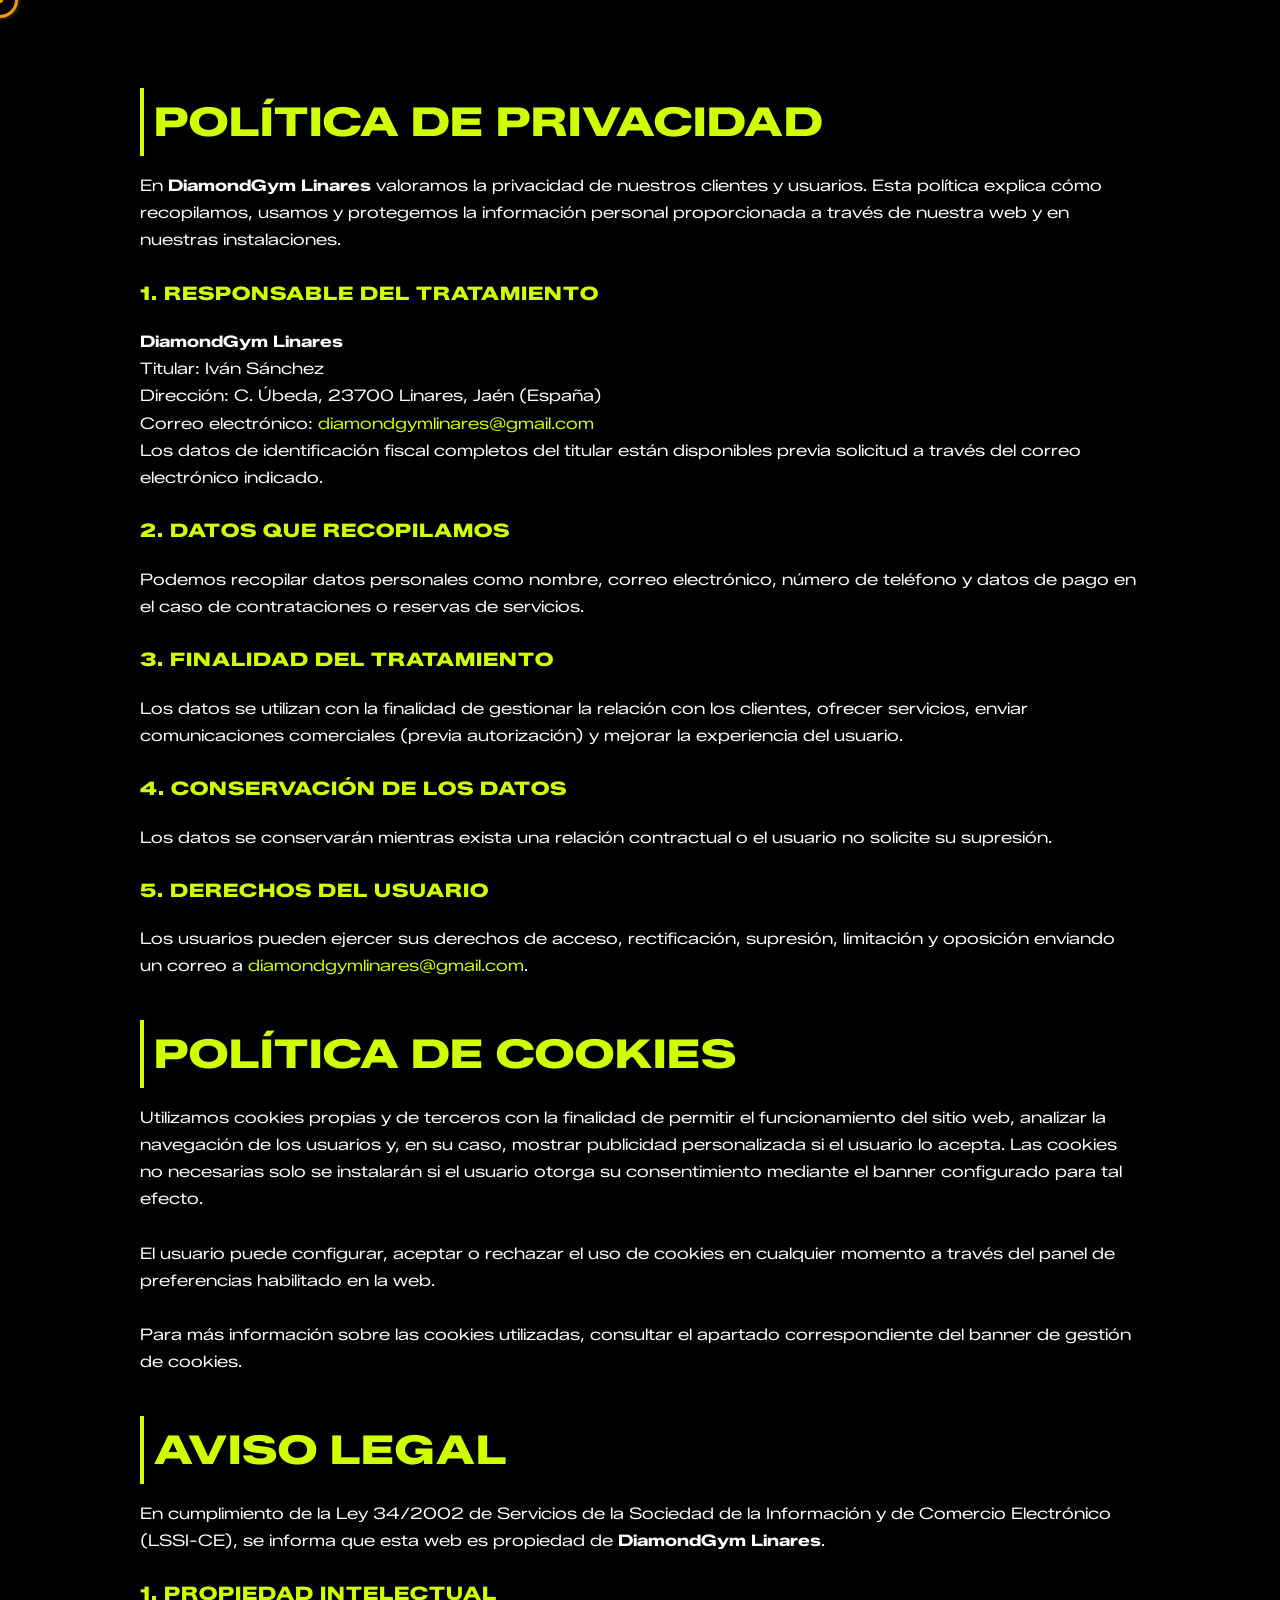
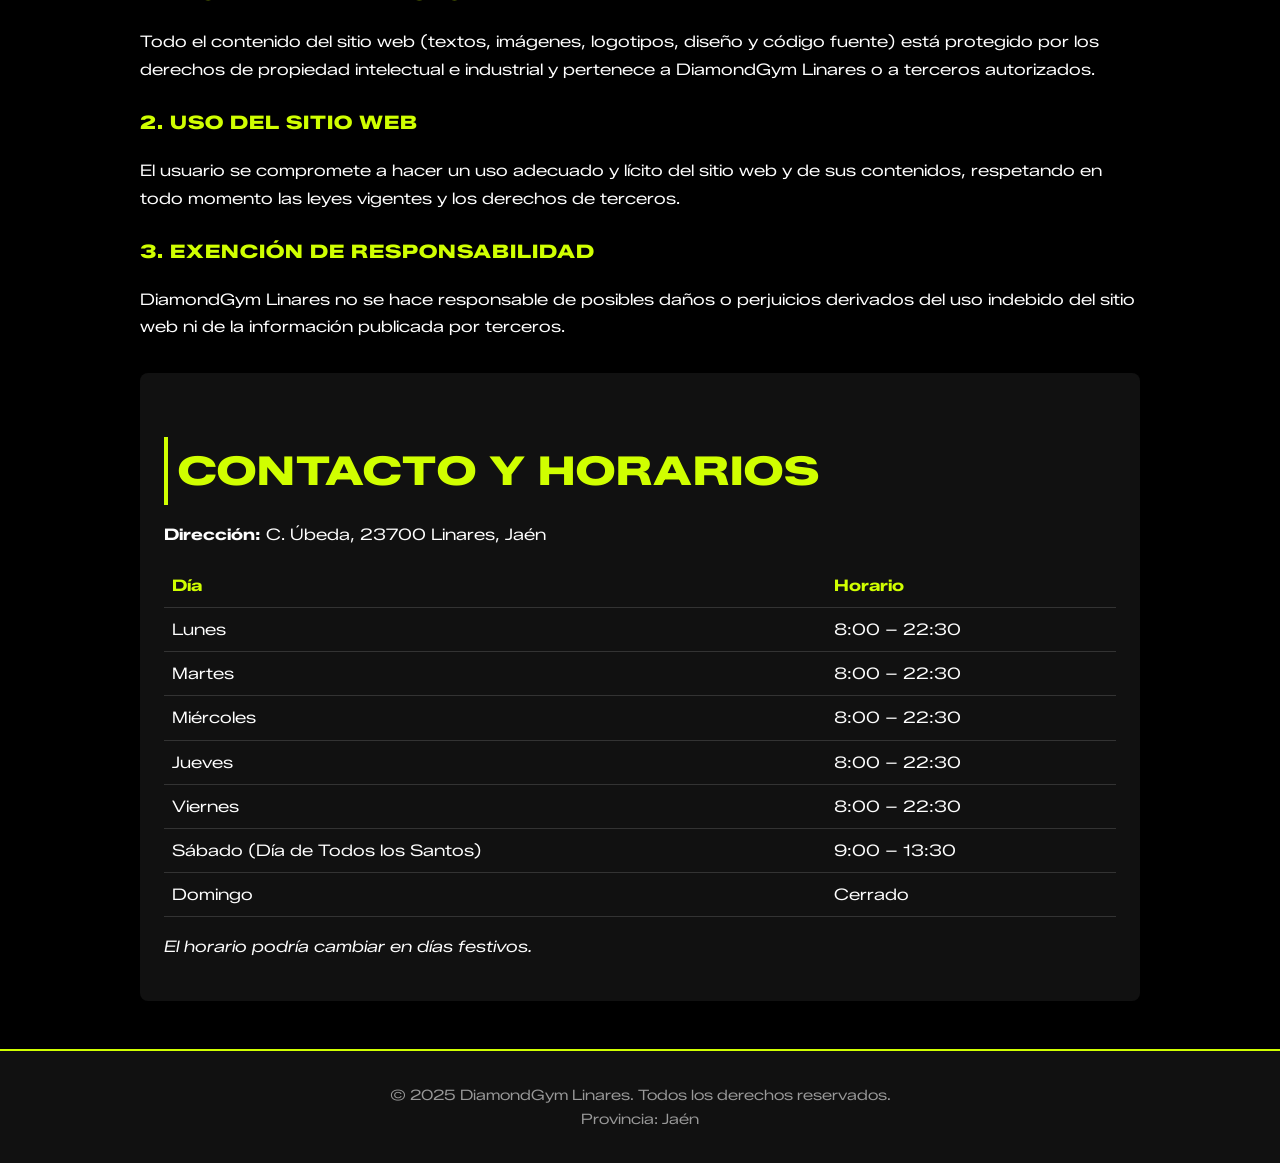
<file: aviso-legal.html>
<!DOCTYPE html>
<html lang="es">
<head>
    <meta charset="UTF-8">
    <meta name="viewport" content="width=device-width, initial-scale=1.0">
    <meta name="description" content="Aviso Legal y Política de Privacidad de DiamondGym en Linares. Conoce cómo protegemos tus datos y derechos.">
    <meta name="robots" content="index, follow">

    <title>Política de Privacidad y Aviso Legal | DiamondGym Linares</title>

    <link rel="canonical" href="https://diamondgymlinares.es/aviso-legal.html" />

    <!-- Icono Web -->
    <link rel="icon" href="../img/Logo-vector.png" type="image/x-icon">
    <link rel="apple-touch-icon" href="../img/Logo-vector.png">

    <!-- Fuentes de Google -->
    <link rel="preconnect" href="https://fonts.googleapis.com">
    <link rel="preconnect" href="https://fonts.gstatic.com" crossorigin>
    <link href="https://fonts.googleapis.com/css2?family=Montserrat:ital,wght@0,100..900;1,100..900&family=Zalando+Sans+Expanded:ital,wght@0,200..900;1,200..900&display=swap" rel="stylesheet">

    <!-- Hoja de estilos -->
    <link rel="stylesheet" href="../css/style.css">

    <!-- Sitemap (opcional) -->
    <link rel="sitemap" type="application/xml" href="https://diamondgymlinares.es/sitemap.xml">


  <style>
    body {
      background-color: #000;
      color: #fff;
      font-family: "Segoe UI", Arial, sans-serif;
      line-height: 1.7;
      margin: 0;
      padding: 0;
    font-family: "Zalando Sans Expanded", sans-serif;
    font-optical-sizing: auto;
}
    

    header {
      background-color: #111;
      padding: 2rem;
      text-align: center;
      border-bottom: 2px solid #d0ff00;

    }

    header h1 {
      color: #d0ff00;
      font-size: 2.2rem;
      margin: 0;
      text-transform: uppercase;
      letter-spacing: 2px;
    }

    main {
       margin-top: 150px;
      padding: 3rem 10%;
      max-width: 1000px;
      margin: auto;
    }

    h2 {
      color: #d0ff00;
      border-left: 4px solid#d0ff00;
      padding-left: 10px;
      margin-top: 2.5rem;
    }

    h3 {
      color:#d0ff00;
      margin-top: 1.5rem;
    }

    a {
      color: #d0ff00;
      text-decoration: none;
    }

    a:hover {
      text-decoration: underline;
    }

    .contacto {
      background-color: #111;
      padding: 1.5rem;
      border-radius: 8px;
      margin-top: 2rem;
    }

    .horario {
      margin-top: 1rem;
      border-collapse: collapse;
      width: 100%;
    }

    .horario th, .horario td {
      padding: 0.5rem;
      border-bottom: 1px solid #333;
      text-align: left;
    }

    .horario th {
      color: #d0ff00;
    }

    footer {
      text-align: center;
      padding: 2rem;
      background-color: #111;
      border-top: 2px solid#d0ff00;
      color: #999;
      font-size: 0.9rem;
    }
    

.gym-cursor {
    position: fixed;
    width: 40px;
    height: 40px;
     transition: width 0.35s ease, height 0.35s ease; 
    border: 3px solid var(--primary);

}


.gym-cursor.active {
    width: 60px;
    height: 60px;

}

    /* --- ESTILOS DEL CURSOR  --- */
.gym-cursor {
    position: fixed;
    top: 0;
    left: 0;
    width: 30px;
    height: 30px;
    border-radius: 50%;
    
    pointer-events: none; 
    z-index: 9999;
    transform: translate(-50%, -50%); 
    
  
    background-color: rgba(0, 0, 0, 0.2);
    border: 3px solid #f39c12; 
    box-shadow: 0 0 5px rgba(243, 156, 18, 0.5);
    display: flex;
    justify-content: center;
    align-items: center;
}

.gym-cursor::after {
    content: '';
    width: 6px;
    height: 6px;
    background-color: #f39c12;
    border-radius: 50%;
    transform: scale(1);
    transition: transform 0.35s cubic-bezier(0.22, 1, 0.36, 1);
}

.gym-cursor.active::after {
    transform: scale(10); 
}

/* Grande al hover */
.gym-cursor.active::after {
    transform: scale(3);
}

/* Pequeño al click */
.gym-cursor.click::after {
    transform: scale(0.8);
}

  </style>
</head>

<body>
  <div class="gym-cursor" id="cursor"></div>


  <main>
    <h2>Política de Privacidad</h2>
    <p>
      En <strong>DiamondGym Linares</strong> valoramos la privacidad de nuestros clientes y usuarios. Esta política explica cómo recopilamos, usamos y protegemos la información personal proporcionada a través de nuestra web y en nuestras instalaciones.
    </p>

    <h3>1. Responsable del tratamiento</h3>
    <p>
      <strong>DiamondGym Linares</strong><br>
      Titular: Iván Sánchez<br>
      Dirección: C. Úbeda, 23700 Linares, Jaén (España)<br>
      Correo electrónico: <a href="mailto:diamondgymlinares@gmail.com">diamondgymlinares@gmail.com</a><br>
      Los datos de identificación fiscal completos del titular están disponibles previa solicitud a través del correo electrónico indicado.<br>
    </p>

    <h3>2. Datos que recopilamos</h3>
    <p>
      Podemos recopilar datos personales como nombre, correo electrónico, número de teléfono y datos de pago en el caso de contrataciones o reservas de servicios.
    </p>

    <h3>3. Finalidad del tratamiento</h3>
    <p>
      Los datos se utilizan con la finalidad de gestionar la relación con los clientes, ofrecer servicios, enviar comunicaciones comerciales (previa autorización) y mejorar la experiencia del usuario.
    </p>

    <h3>4. Conservación de los datos</h3>
    <p>
      Los datos se conservarán mientras exista una relación contractual o el usuario no solicite su supresión.
    </p>

    <h3>5. Derechos del usuario</h3>
    <p>
      Los usuarios pueden ejercer sus derechos de acceso, rectificación, supresión, limitación y oposición enviando un correo a <a href="mailto:diamondgymlinares@gmail.com">diamondgymlinares@gmail.com</a>.
    </p>

    <h2>Política de Cookies</h2>
    <p>
      Utilizamos cookies propias y de terceros con la finalidad de permitir el funcionamiento del sitio web, analizar la navegación de los usuarios y, en su caso, mostrar publicidad personalizada si el usuario lo acepta. Las cookies no necesarias solo se instalarán si el usuario otorga su consentimiento mediante el banner configurado para tal efecto.<br><br>
      El usuario puede configurar, aceptar o rechazar el uso de cookies en cualquier momento a través del panel de preferencias habilitado en la web.<br><br>
      Para más información sobre las cookies utilizadas, consultar el apartado correspondiente del banner de gestión de cookies.<br>
    </p>

    <h2>Aviso Legal</h2>
    <p>
      En cumplimiento de la Ley 34/2002 de Servicios de la Sociedad de la Información y de Comercio Electrónico (LSSI-CE), se informa que esta web es propiedad de <strong>DiamondGym Linares</strong>.
    </p>

    <h3>1. Propiedad intelectual</h3>
    <p>
      Todo el contenido del sitio web (textos, imágenes, logotipos, diseño y código fuente) está protegido por los derechos de propiedad intelectual e industrial y pertenece a DiamondGym Linares o a terceros autorizados.
    </p>

    <h3>2. Uso del sitio web</h3>
    <p>
      El usuario se compromete a hacer un uso adecuado y lícito del sitio web y de sus contenidos, respetando en todo momento las leyes vigentes y los derechos de terceros.
    </p>

    <h3>3. Exención de responsabilidad</h3>
    <p>
      DiamondGym Linares no se hace responsable de posibles daños o perjuicios derivados del uso indebido del sitio web ni de la información publicada por terceros.
    </p>

    <div class="contacto">
      <h2>Contacto y Horarios</h2>
      <p><strong>Dirección:</strong> C. Úbeda, 23700 Linares, Jaén</p>

      <table class="horario">
        <tr><th>Día</th><th>Horario</th></tr>
        <tr><td>Lunes</td><td>8:00 – 22:30</td></tr>
        <tr><td>Martes</td><td>8:00 – 22:30</td></tr>
        <tr><td>Miércoles</td><td>8:00 – 22:30</td></tr>
        <tr><td>Jueves</td><td>8:00 – 22:30</td></tr>
        <tr><td>Viernes</td><td>8:00 – 22:30</td></tr>
        <tr><td>Sábado (Día de Todos los Santos)</td><td>9:00 – 13:30</td></tr>
        <tr><td>Domingo</td><td>Cerrado</td></tr>
      </table>
      <p><em>El horario podría cambiar en días festivos.</em></p>
    </div>
  </main>

  <footer>
    &copy; 2025 DiamondGym Linares. Todos los derechos reservados. <br>
    Provincia: Jaén
  </footer>
  
     <!-- JS GLOBAL -->
    <script>
  const cursor = document.getElementById('cursor');
// Selecciona todo lo que sea clickeable para animar el cursor
const hoverTargets = document.querySelectorAll('.hover-target, a, button, input, textarea');

// Mueve la bolita siguiendo al ratón
document.addEventListener('mousemove', (e) => {
    cursor.style.left = e.clientX + 'px';
    cursor.style.top = e.clientY + 'px';
});

// Click efecto (pequeño)
document.addEventListener('mousedown', () => cursor.classList.add('click'));
document.addEventListener('mouseup', () => cursor.classList.remove('click'));

// Hover effect ya está bien
hoverTargets.forEach(target => {
    target.addEventListener('mouseenter', () => cursor.classList.add('active'));
    target.addEventListener('mouseleave', () => cursor.classList.remove('active'));
});

    </script>
</body>
</html>
</file>
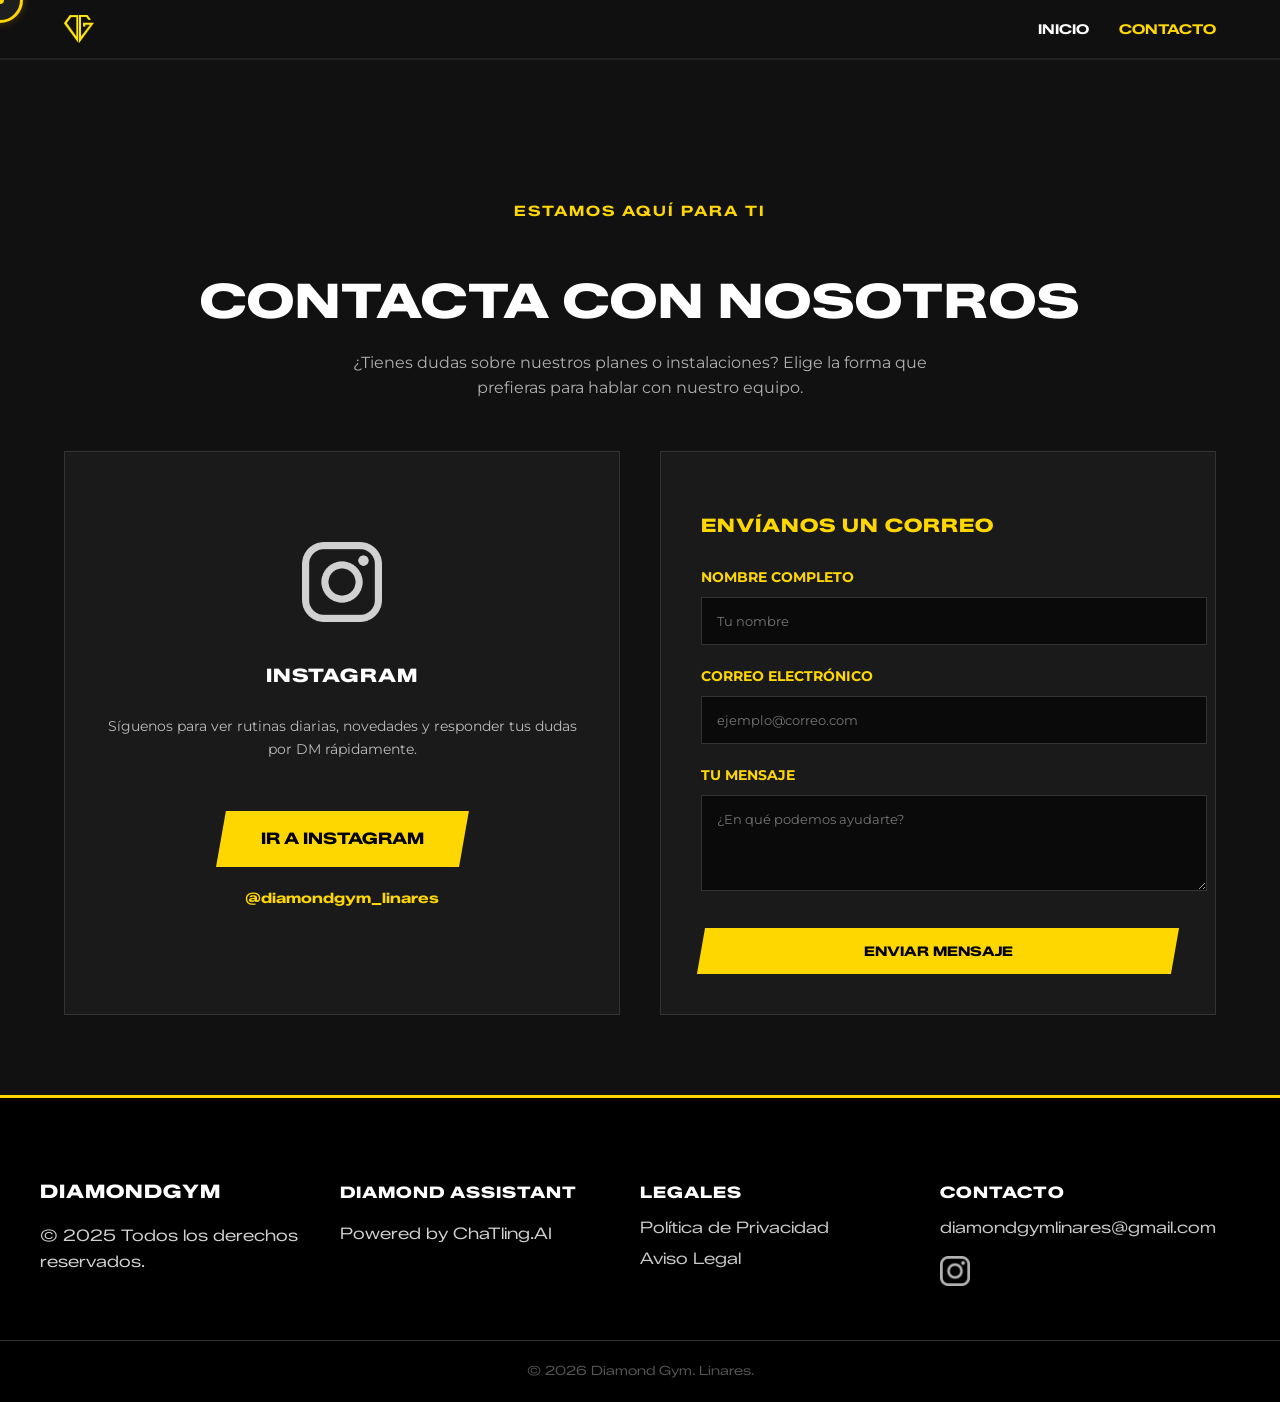
<file: dropdown-menu/contacto.html>
<!DOCTYPE html>
<html lang="es">
<head>
    <!-- Meta Tags -->
    <meta charset="UTF-8">
    <meta name="viewport" content="width=device-width, initial-scale=1.0">
    <meta name="description" content="DiamondGym - Contáctanos en Linares, Jaén. Solicita información sobre entrenamientos y servicios.">
    <meta name="robots" content="index, follow">

    <!-- Título -->
    <title>DiamondGym - Contacto</title>

    <!-- Canonical -->
    <link rel="canonical" href="https://diamondgymlinares.es/dropdown-menu/contacto.html">

    <!-- Favicon -->
    <link rel="icon" href="../img/Logo-vector.png" type="image/png">
    <link rel="apple-touch-icon" href="../img/Logo-vector.png">

    <!-- Fuentes de Google -->
    <link rel="preconnect" href="https://fonts.googleapis.com">
    <link rel="preconnect" href="https://fonts.gstatic.com" crossorigin>
    <link href="https://fonts.googleapis.com/css2?family=Montserrat:ital,wght@0,100..900;1,100..900&family=Zalando+Sans+Expanded:ital,wght@0,200..900;1,200..900&display=swap" rel="stylesheet">

    <!-- Hoja de estilos -->
    <link rel="stylesheet" href="../css/style.css">

    <!-- Sitemap -->
    <link rel="sitemap" type="application/xml" href="https://diamondgymlinares.es/sitemap.xml">


    <script> window.chtlConfig = { chatbotId: "6211612239" } </script>
    <script async data-id="6211612239" id="chtl-script" type="text/javascript" src="https://chatling.ai/js/embed.js"></script>

    <style>

        :root {
            --primary: #FFD700;
            --primary-hover: #e6c200;
            --dark-bg: #111111;
            --card-bg: #1a1a1a;
            --text-light: #ffffff;
            --text-gray: #b0b0b0;
            --transition: all 0.3s ease;
            --font-head: "Zalando Sans Expanded", sans-serif;
            --font-body: "Montserrat", sans-serif;
            /* Añado esta para textos largos */
        }

        body {
            background-color: var(--dark-bg);
            color: var(--text-light);
            line-height: 1.6;
            overflow-x: hidden;
            margin: 0;
            padding: 0;
            box-sizing: border-box;
            font-family: "Zalando Sans Expanded", sans-serif;

            /* IMPORTANTE: Ocultamos cursor nativo para usar el tuyo */
            cursor: none;
            min-height: 100vh;
            display: flex;
            flex-direction: column;
        }

        a,
        button,
        input,
        textarea {
            text-decoration: none;
            color: inherit;
            cursor: none;
            /* Mantener cursor personalizado */
        }

        ul {
            list-style: none;
            padding: 0;
            margin: 0;
        }

        img {
            max-width: 100%;
            display: block;
        }

        /* Utilidades */
        .contenedor {
            width: 90%;
            max-width: 1200px;
            margin: 0 auto;
            padding: 0 20px;
        }

        .texto-centro {
            text-align: center;
        }

        .padding-seccion {
            padding: 80px 0;
        }

        h1,
        h2,
        h3,
        h4 {
            font-family: var(--font-head);
            font-weight: 900;
            text-transform: uppercase;
            letter-spacing: 1px;
        }

        h2 {
            font-size: 2.5rem;
            margin-bottom: 10px;
            color: #fff;
        }

        .subtitle {
            color: var(--primary);
            font-weight: 700;
            letter-spacing: 2px;
            display: block;
            font-size: 0.9rem;
            margin-bottom: 10px;
        }

        /* --- BOTONES (TU ESTILO EXACTO) --- */
        .boton {
            display: inline-block;
            padding: 15px 40px;
            background-color: var(--primary);
            color: #000;
            font-weight: 800;
            text-transform: uppercase;
            border: none;
            transform: skew(-10deg);
            transition: var(--transition);
            margin-top: 20px;
            font-family: var(--font-head);
        }

        .boton span {
            display: inline-block;
            transform: skew(10deg);
        }

        .boton:hover {
            background-color: #fff;
            box-shadow: 0 0 15px var(--primary);
        }

        .boton-outline {
            background: transparent;
            border: 2px solid var(--primary);
            color: var(--primary);
        }

        .boton-outline:hover {
            background: var(--primary);
            color: #000;
        }

        /* --- HEADER (TU ESTILO EXACTO) --- */
        header {
            position: fixed;
            top: 0;
            width: 100%;
            background: rgba(17, 17, 17, 0.95);
            z-index: 1000;
            padding: 15px 0;
            border-bottom: 2px solid #222;
        }

        .navegacion-flex {
            display: flex;
            justify-content: space-between;
            align-items: center;
            width: 90%;
            max-width: 100%;
            margin: 0 auto;
            padding: 0 20px;
        }

        nav ul {
            display: flex;
            gap: 30px;
            align-items: center;
        }

        nav a {
            font-weight: 700;
            font-size: 0.85rem;
            text-transform: uppercase;
            transition: var(--transition);
            position: relative;
        }

        nav a:hover {
            color: var(--primary);
        }

        /* Menú Móvil */
        .hamburger {
            display: none;
            cursor: none;
            z-index: 2000;
        }

        .bar {
            display: block;
            width: 25px;
            height: 3px;
            margin: 5px auto;
            background-color: #fff;
            transition: 0.3s;
        }

        .hamburger.active .bar:nth-child(1) {
            transform: translateY(8px) rotate(45deg);
            background: var(--primary);
        }

        .hamburger.active .bar:nth-child(2) {
            opacity: 0;
        }

        .hamburger.active .bar:nth-child(3) {
            transform: translateY(-8px) rotate(-45deg);
            background: var(--primary);
        }

        /* --- FOOTER (TU ESTILO EXACTO) --- */
        .pie-secundario {
            background: #000;
            color: #ffffffd1;
            padding: 60px 0 20px;
            margin-top: auto;
            /* Para que siempre quede abajo */
            border-top: 3px solid var(--primary);
        }

        .contenedor-pie2 {
            display: flex;
            flex-wrap: wrap;
            justify-content: space-between;
            max-width: 1200px;
            margin: auto;
            padding: 0 20px;
        }

        .seccion-pie2 {
            flex: 1;
            min-width: 200px;
            margin-bottom: 20px;
        }

        .seccion-pie2 h3,
        .seccion-pie2 h4 {
            color: #fff;
            margin-bottom: 10px;
        }

        .enlace-pie {
            color: #ffffffc9;
            transition: 0.3s;
            display: block;
            margin-bottom: 5px;
        }

        .enlace-pie:hover {
            color: #fff;
            text-decoration: underline;
        }

        .redes-container {
            margin-top: 15px;
        }

        .link-insta img {
            width: 30px;
            transition: 0.3s;
            filter: invert(1);
            opacity: 0.7;
        }

        .link-insta:hover img {
            opacity: 1;
            transform: scale(1.2);
        }


        .header-spacer {
            height: 120px;
        }

        .contacto-titulo h1 {
            font-size: 3rem;
            margin-bottom: 10px;


        }

        .contacto-desc {
            color: var(--text-gray);
            font-family: var(--font-body);
            max-width: 600px;
            margin: 0 auto 50px auto;
        }

        /* GRID: Instagram vs Formulario */
        .grid-contacto {
            display: grid;
            grid-template-columns: 1fr 1fr;
            gap: 40px;
            align-items: stretch;
        }

        /* Estilo Tarjetas */
        .card-contacto {
            background: #1a1a1a;
            /* var(--card-bg) */
            padding: 40px;
            border: 1px solid #333;
            transition: var(--transition);
            display: flex;
            flex-direction: column;
            justify-content: center;
        }

        .card-contacto:hover {
            border-color: var(--primary);
            box-shadow: 0 10px 30px rgba(0, 0, 0, 0.5);
        }

    
        .form-group {
            margin-bottom: 20px;
            text-align: left;
        }

        .form-group label {
            display: block;
            color: var(--primary);
            margin-bottom: 8px;
            font-weight: 700;
            font-size: 0.9rem;
            font-family: var(--font-body);
        }

        .form-input {
            width: 100%;
            padding: 15px;
            background: #0a0a0a;
            border: 1px solid #333;
            color: #fff;
            font-family: var(--font-body);
            outline: none;
            transition: 0.3s;
        }

        .form-input:focus {
            border-color: var(--primary);
            background: #151515;
        }


        .gym-cursor {
            position: fixed;
            width: 40px;
            height: 40px;
            border-radius: 50%;
            pointer-events: none;
            z-index: 9999;
            transform: translate(-50%, -50%);
            background-color: rgba(40, 40, 40, 0.6);
            border: 3px solid var(--primary);
            box-shadow: 0 0 10px rgba(243, 156, 18, 0.3);
            display: flex;
            justify-content: center;
            align-items: center;
            transition: width 0.2s, height 0.2s;
        }

        .gym-cursor::after {
            content: '';
            width: 8px;
            height: 8px;
            background-color: var(--primary);
            border-radius: 50%;
        }

        .gym-cursor.active {
            width: 60px;
            height: 60px;
            background-color: rgba(243, 156, 18, 0.1);
            border-color: #fff;
        }

        .loader-wrapper {
            position: fixed;
            top: 0;
            left: 0;
            width: 100%;
            height: 100%;
            background-color: #111;
            display: flex;
            justify-content: center;
            align-items: center;
            z-index: 10000;
            transition: opacity 0.5s ease, visibility 0.5s ease;
        }

        .spinner {
            width: 60px;
            height: 60px;
            border: 6px solid #333;
            border-top: 6px solid var(--primary);
            border-radius: 50%;
            animation: spin 1s linear infinite;
        }

        @keyframes spin {
            0% {
                transform: rotate(0deg);
            }

            100% {
                transform: rotate(360deg);
            }
        }

        .loader-wrapper.hidden {
            opacity: 0;
            visibility: hidden;
        }

        /* RESPONSIVE */
        @media (max-width: 768px) {
            .grid-contacto {
                grid-template-columns: 1fr;
                gap: 30px;
            }

            .header-spacer {
                height: 100px;
            }

            .hamburger {
                display: block;
            }

            nav {
                position: fixed;
                top: 0;
                right: -100%;
                width: 100%;
                height: 100vh;
                background-color: rgba(10, 10, 10, 0.98);
                backdrop-filter: blur(10px);
                display: flex;
                flex-direction: column;
                justify-content: center;
                align-items: center;
                transition: 0.4s;
                z-index: 1000;
            }

            nav.active {
                right: 0;
            }

            nav ul {
                flex-direction: column;
                text-align: center;
            }

            nav a {
                font-size: 1.5rem;
                display: block;
                margin-bottom: 20px;
            }
        }
    </style>
</head>

<body>

    <!-- PANTALLA DE CARGA -->
    <div class="loader-wrapper" id="loader">
        <div class="spinner"></div>
    </div>

    <!-- CURSOR PERSONALIZADO -->
    <div class="gym-cursor" id="cursor"></div>

    <!-- HEADER  -->
    <header>
        <div class="navegacion-flex">
            <!-- LOGO -->
            <a href="../index.html" class="logo-link hover-target">
                <img src="../img/Logo-vector.png" alt="Diamond Gym Logo" width="30px">
            </a>

            <!-- MENÚ -->
            <nav id="nav-menu">
                <ul>
                    <li><a href="../index.html" class="hover-target">Inicio</a></li>
                    <!-- Contacto marcado como activo con color primario -->
                    <li><a href="#" class="hover-target" style="color: var(--primary);">Contacto</a></li>
                </ul>
            </nav>

            <!-- BOTÓN MÓVIL -->
            <div class="hamburger hover-target" id="hamburger-btn">
                <div class="bar"></div>
                <div class="bar"></div>
                <div class="bar"></div>
            </div>
        </div>
    </header>

    <!-- ESPACIO PARA HEADER -->
    <div class="header-spacer"></div>

    <!-- CONTENIDO PRINCIPAL -->
    <section class="padding-seccion">
        <div class="contenedor">

            <div class="texto-centro contacto-titulo">
                <span class="subtitle">ESTAMOS AQUÍ PARA TI</span>
                <h1>CONTACTA CON NOSOTROS</h1>
                <p class="contacto-desc">
                    ¿Tienes dudas sobre nuestros planes o instalaciones?
                    Elige la forma que prefieras para hablar con nuestro equipo.
                </p>
            </div>

            <div class="grid-contacto">

                <!--  TARJETA INSTAGRAM -->
                <div class="card-contacto hover-target" style="text-align: center; align-items: center;">
                    <img src="../img/insta.png" alt="Instagram"
                        style="width: 80px; filter: invert(1); margin-bottom: 20px; opacity: 0.8;">

                    <h3 style="margin-bottom: 10px; color: #fff;">INSTAGRAM</h3>
                    <p style="color: #bbb; font-size: 0.9rem; margin-bottom: 30px; font-family: var(--font-body);">
                        Síguenos para ver rutinas diarias, novedades y responder tus dudas por DM rápidamente.
                    </p>

                    <!-- Botón con tu estilo exacto -->
                    <a href="https://www.instagram.com/diamondgym_linares/?hl=es" target="_blank"
                        class="boton hover-target">
                        <span>IR A INSTAGRAM</span>
                    </a>

                    <p style="margin-top: 20px; font-weight: bold; color: var(--primary); font-size: 0.9rem;">
                        @diamondgym_linares
                    </p>
                </div>

                <!-- FORMULARIO EMAIL  -->
                <div class="card-contacto">
                    <h3 style="margin-bottom: 25px; color: var(--primary);">ENVÍANOS UN CORREO</h3>

                    <form action="https://formsubmit.co/diamondgymlinares@gmail.com" method="POST" id="form-gym">
                        <input type="hidden" name="_captcha" value="false">
                        <input type="hidden" name="_template" value="table">

                        <div class="form-group">
                            <label>NOMBRE COMPLETO</label>
                            <input type="text" name="nombre" class="form-input hover-target" placeholder="Tu nombre"
                                required>
                        </div>

                        <div class="form-group">
                            <label>CORREO ELECTRÓNICO</label>
                            <input type="email" name="email" class="form-input hover-target"
                                placeholder="ejemplo@correo.com" required>
                        </div>

                        <div class="form-group">
                            <label>TU MENSAJE</label>
                            <textarea name="mensaje" class="form-input hover-target" rows="4"
                                placeholder="¿En qué podemos ayudarte?" required></textarea>
                        </div>

                     
                        <button type="submit" class="boton hover-target" style="width: 100%; margin-top: 10px;">
                            <span>ENVIAR MENSAJE</span>
                        </button>
                    </form>
                </div>

            </div>
        </div>
    </section>

    <!-- FOOTER  -->
    <footer>
        <div class="pie-secundario">
            <div class="contenedor-pie2">
                <div class="seccion-pie2">
                    <h3>DiamondGym</h3>
                    <p>© 2025 Todos los derechos reservados.</p>
                </div>

                <div class="seccion-pie2">
                    <h4>Diamond Assistant</h4>
                    <p>Powered by ChaTling.AI</p>
                </div>

                <div class="seccion-pie2">
                    <h4>Legales</h4>
                    <a href="../aviso-legal.html" class="enlace-pie hover-target">Política de Privacidad</a>
                    <a href="../aviso-legal.html" class="enlace-pie hover-target">Aviso Legal</a>
                </div>

                <div class="seccion-pie2">
                    <h4>Contacto</h4>
                    <a href="mailto:diamondgymlinares@gmail.com"
                        class="enlace-pie hover-target">diamondgymlinares@gmail.com</a>
                    <div class="redes-container">
                        <a href="https://www.instagram.com/diamondgym_linares/?hl=es" target="_blank"
                            class="link-insta hover-target">
                            <img src="../img/insta.png" alt="Instagram">
                        </a>
                    </div>
                </div>
            </div>

            <div class="texto-centro"
                style="margin-top: 30px; padding-top: 20px; border-top: 1px solid #333; color: #555; font-size: 0.8rem;">
                &copy; 2026 Diamond Gym. Linares.
            </div>
        </div>
    </footer>

    <!-- SCRIPTS -->
    <script>
        document.addEventListener('DOMContentLoaded', () => {

            // 1. LOADER
            const loader = document.getElementById('loader');
            setTimeout(() => { loader.classList.add('hidden'); }, 800);

            // 2. CURSOR
            const cursor = document.getElementById('cursor');
            const hoverTargets = document.querySelectorAll('.hover-target, a, button, input, textarea');

            document.addEventListener('mousemove', (e) => {
                cursor.style.left = e.clientX + 'px';
                cursor.style.top = e.clientY + 'px';
            });
            document.addEventListener('mousedown', () => cursor.style.transform = "translate(-50%, -50%) scale(0.8)");
            document.addEventListener('mouseup', () => cursor.style.transform = "translate(-50%, -50%) scale(1)");

            hoverTargets.forEach(target => {
                target.addEventListener('mouseenter', () => cursor.classList.add('active'));
                target.addEventListener('mouseleave', () => cursor.classList.remove('active'));
            });

       
            const hamburger = document.getElementById('hamburger-btn');
            const navMenu = document.getElementById('nav-menu');

            if (hamburger) {
                hamburger.addEventListener('click', () => {
                    hamburger.classList.toggle('active');
                    navMenu.classList.toggle('active');
                });
            }

            // 4. FORMULARIO AJAX
            const form = document.getElementById('form-gym');
            if (form) {
                form.addEventListener('submit', function (e) {
                    e.preventDefault();
                    const btnSubmit = form.querySelector('button');
                    // Guardamos el contenido HTML original del span
                    const originalContent = btnSubmit.innerHTML;

                    btnSubmit.innerHTML = "<span>ENVIANDO...</span>";
                    btnSubmit.style.opacity = "0.7";

                    const formData = new FormData(form);

                    fetch(form.action, {
                        method: 'POST',
                        body: formData,
                        headers: { 'Accept': 'application/json' }
                    })
                        .then(response => {
                            if (response.ok) {
                                alert("¡Mensaje enviado correctamente!");
                                form.reset();
                            } else {
                                alert("Hubo un error. Inténtalo de nuevo.");
                            }
                        })
                        .catch(() => alert("Error de conexión."))
                        .finally(() => {
                            btnSubmit.innerHTML = originalContent;
                            btnSubmit.style.opacity = "1";
                        });
                });
            }
        });
    </script>
</body>

</html>
</file>
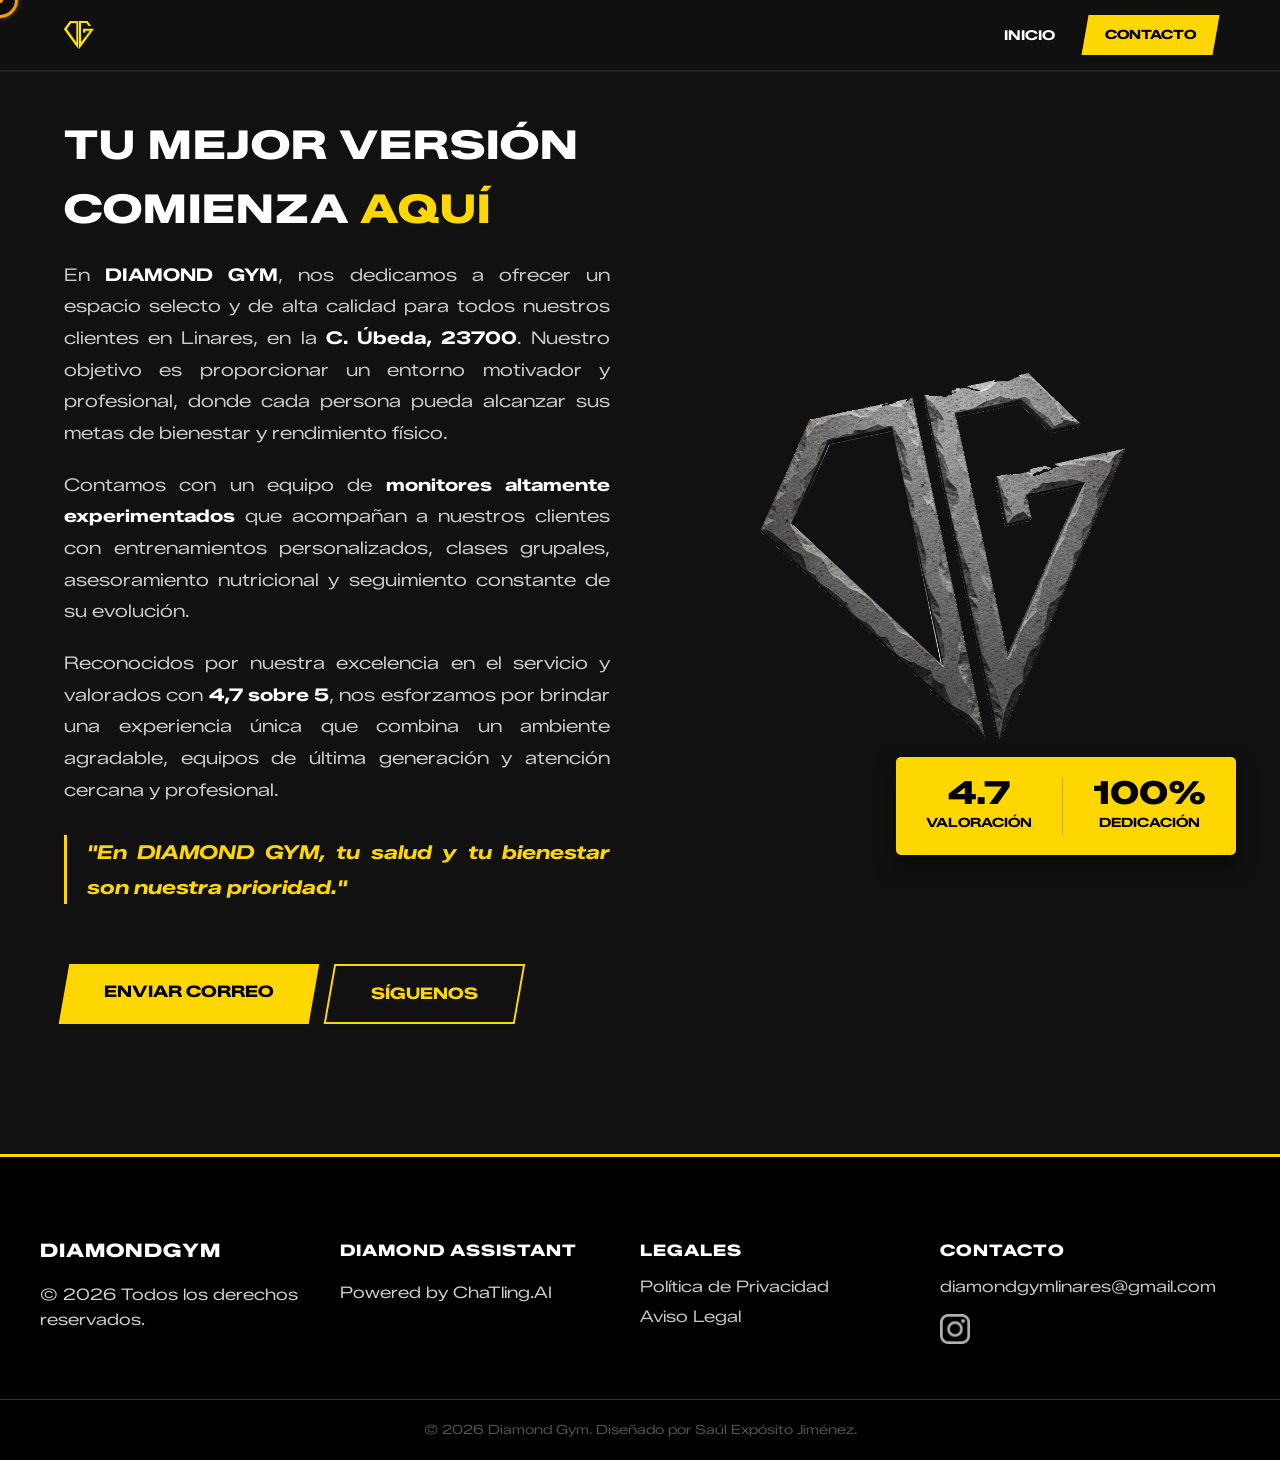
<file: dropdown-menu/quienes-somos.html>
<!DOCTYPE html>
<html lang="es">

<head>
    <!-- Meta Tags -->
    <meta charset="UTF-8">
    <meta name="viewport" content="width=device-width, initial-scale=1.0">
    <meta name="description" content="DiamondGym - Conoce nuestro gimnasio en Linares, Jaén. Entrenamientos de alto rendimiento y fitness personalizado.">
    <meta name="robots" content="index, follow">

    <!-- Título -->
    <title>DiamondGym - Quiénes Somos</title>

    <!-- Canonical -->
    <link rel="canonical" href="https://diamondgymlinares.es/dropdown-menu/quienes-somos.html">

    <!-- Favicon -->
    <link rel="icon" href="../img/Logo-vector.png" type="image/png">
    <link rel="apple-touch-icon" href="../img/Logo-vector.png">

    <!-- Fuentes de Google -->
    <link rel="preconnect" href="https://fonts.googleapis.com">
    <link rel="preconnect" href="https://fonts.gstatic.com" crossorigin>
    <link href="https://fonts.googleapis.com/css2?family=Montserrat:ital,wght@0,100..900;1,100..900&family=Zalando+Sans+Expanded:ital,wght@0,200..900;1,200..900&display=swap" rel="stylesheet">

    <!-- Hoja de estilos -->
    <link rel="stylesheet" href="../css/style.css">

    <!-- Sitemap ) -->
    <link rel="sitemap" type="application/xml" href="https://diamondgymlinares.es/sitemap.xml">



    <script> window.chtlConfig = { chatbotId: "6211612239" } </script>
    <script async data-id="6211612239" id="chtl-script" type="text/javascript"
        src="https://chatling.ai/js/embed.js"></script>


    <style>
 
        :root {
            --primary: #FFD700;
            --primary-hover: #e6c200;
            --dark-bg: #111111;
            --card-bg: #1a1a1a;
            --text-light: #ffffff;
            --text-gray: #b0b0b0;
            --transition: all 0.3s ease;
            --font-head: "Zalando Sans Expanded", sans-serif;
        }

        body {
            background-color: var(--dark-bg);
            color: var(--text-light);
            line-height: 1.6;
            overflow-x: hidden;
            margin: 0;
            padding: 0;
            box-sizing: border-box;
            font-family: "Zalando Sans Expanded", sans-serif;
        }
      body {
    cursor: none; 
}


        a {
            text-decoration: none;
            color: inherit;
        }

        ul {
            list-style: none;
            padding: 0;
            margin: 0;
        }

        img {
            max-width: 100%;
            display: block;
        }

        /* Utilidades */
        .contenedor {
            width: 90%;
            max-width: 1200px;
            margin: 0 auto;
            padding: 0 20px;
        }

        .texto-centro {
            text-align: center;
        }

        .padding-seccion {
            padding: 80px 0;
        }

        h1,
        h2,
        h3,
        h4 {
            font-family: var(--font-head);
            font-weight: 900;
            text-transform: uppercase;
            letter-spacing: 1px;
        }

        h2 {
            font-size: 2.5rem;
            margin-bottom: 10px;
            color: #fff;
        }

        .subtitle {
            color: var(--primary);
            font-weight: 700;
            letter-spacing: 2px;
            display: block;
            font-size: 0.9rem;
            margin-bottom: 10px;
        }

        /* Botones */
        .boton {
            display: inline-block;
            padding: 15px 40px;
            background-color: var(--primary);
            color: #000;
            font-weight: 800;
            text-transform: uppercase;
            border: none;
            transform: skew(-10deg);
            transition: var(--transition);
            cursor: pointer;
            margin-top: 20px;
        }

        .boton span {
            display: inline-block;
            transform: skew(10deg);
        }

        .boton:hover {
            background-color: #fff;
            box-shadow: 0 0 15px var(--primary);
        }

        .boton-outline {
            background: transparent;
            border: 2px solid var(--primary);
            color: var(--primary);
        }

        .boton-outline:hover {
            background: var(--primary);
            color: #000;
        }

        /* Animaciones Scroll */
        .revelar-al-scroll {
            opacity: 0;
            transform: translateY(50px);
            transition: all 0.8s ease-out;
        }

        .revelar-al-scroll.is-visible {
            opacity: 1;
            transform: translateY(0);
        }


        header {
            position: fixed;
            top: 0;
            width: 100%;
            background: rgba(17, 17, 17, 0.95);
            z-index: 1000;
            padding: 15px 0;
            border-bottom: 2px solid #222;
        }

        .navegacion-flex {
            display: flex;
            justify-content: space-between;
            align-items: center;
            width: 90%;
            max-width: 100%;
            margin: 0 auto;
            padding: 0 20px;
        }

        nav ul {
            display: flex;
            gap: 30px;
            align-items: center;
        }

        nav a {
            font-weight: 700;
            font-size: 0.85rem;
            text-transform: uppercase;
            transition: var(--transition);
            position: relative;
        }

        nav a:hover {
            color: var(--primary);
        }

        /* Menú Móvil */
        .hamburger {
            display: none;
            cursor: pointer;
            z-index: 2000;
        }

        .bar {
            display: block;
            width: 25px;
            height: 3px;
            margin: 5px auto;
            background-color: #fff;
            transition: 0.3s;
        }

        .hamburger.active .bar:nth-child(1) {
            transform: translateY(8px) rotate(45deg);
            background: var(--primary);
        }

        .hamburger.active .bar:nth-child(2) {
            opacity: 0;
        }

        .hamburger.active .bar:nth-child(3) {
            transform: translateY(-8px) rotate(-45deg);
            background: var(--primary);
        }


        .header-pagina {
            height: 50vh;
            position: relative;
            background: linear-gradient(to bottom, rgba(0, 0, 0, 0.6), #111), url('./img/ambiente.png');
            background-size: cover;
            background-position: center;
            display: flex;
            align-items: center;
            justify-content: center;
            padding-top: 0px;
        }

        .header-pagina h1 {
            font-size: 3.5rem;
            text-shadow: 0 5px 15px rgba(0, 0, 0, 0.5);
        }


        .grid-quienes-somos {
            display: flex;
            gap: 60px;
            align-items: center;
        }

        .texto-historia {
            flex: 1;
        }

        .texto-historia p {
            color: #ccc;
            font-size: 1.1rem;
            margin-bottom: 20px;
            line-height: 1.8;
            text-align: justify;
        }

        .texto-historia strong {
            color: #fff;
        }

        /* Cita destacada */
        .cita-final {
            font-style: italic;
            border-left: 3px solid var(--primary);
            padding-left: 20px;
            color: var(--primary) !important;
            font-weight: 700;
            margin-top: 30px;
            font-size: 1.2rem !important;
        }

        .acciones-quienes {
            margin-top: 40px;
            display: flex;
            gap: 15px;
            flex-wrap: wrap;
        }

        /* Imagen y Stats Flotantes */
        .imagen-historia {
            flex: 1;
            position: relative;
        }

        .imagen-historia img {
            width: 100%;

        }

        .caja-stats {
            position: absolute;
            bottom: -30px;
            right: -20px;
            background: var(--primary);
            padding: 20px 30px;
            display: flex;
            gap: 30px;
            border-radius: 5px;
            box-shadow: 0 10px 20px rgba(0, 0, 0, 0.5);
            color: #000;
            z-index: 10;
        }

        .stat-item {
            text-align: center;
        }

        .stat-item .numero {
            display: block;
            font-size: 2rem;
            font-weight: 900;
            line-height: 1;
        }

        .stat-item .texto {
            font-size: 0.8rem;
            text-transform: uppercase;
            font-weight: 700;
        }

        .separador {
            width: 1px;
            background: #000;
            opacity: 0.2;
        }

        /* 
           FOOTER
        */
        .pie-secundario {
            background: #000;
            color: #ffffffd1;
            padding: 60px 0 20px;
            margin-top: 50px;
            border-top: 3px solid var(--primary);
        }

        .contenedor-pie2 {
            display: flex;
            flex-wrap: wrap;
            justify-content: space-between;
            max-width: 1200px;
            margin: auto;
            padding: 0 20px;
        }

        .seccion-pie2 {
            flex: 1;
            min-width: 200px;
            margin-bottom: 20px;
        }

        .seccion-pie2 h3,
        .seccion-pie2 h4 {
            color: #fff;
            margin-bottom: 10px;
        }

        .enlace-pie {
            color: #ffffffc9;
            transition: 0.3s;
            display: block;
            margin-bottom: 5px;
        }

        .enlace-pie:hover {
            color: #fff;
            text-decoration: underline;
        }

        /* Redes Sociales */
        .redes-container {
            margin-top: 15px;
        }

        .link-insta img {
            width: 30px;
            transition: 0.3s;
            filter: invert(1);
            opacity: 0.7;
        }

        .link-insta:hover img {
            opacity: 1;
            transform: scale(1.2);
        }
       /* EL CURSOSSSS */
.gym-cursor {
    position: fixed;
    width: 40px;
    height: 40px;
     transition: width 0.35s ease, height 0.35s ease;
    border: 3px solid var(--primary);

}


.gym-cursor.active {
    width: 60px;
    height: 60px;

}

      .gym-cursor {
    position: fixed;
    top: 0;
    left: 0;
    width: 30px;
    height: 30px;
    border-radius: 50%;
    
    pointer-events: none; 
    z-index: 9999;
    transform: translate(-50%, -50%); 
    

    background-color: rgba(0, 0, 0, 0.2);
    border: 3px solid #f39c12; 
    box-shadow: 0 0 5px rgba(243, 156, 18, 0.5);
    display: flex;
    justify-content: center;
    align-items: center;
}
      .gym-cursor::after {
    content: '';
    width: 6px;
    height: 6px;
    background-color: #f39c12;
    border-radius: 50%;
    transform: scale(1);
    transition: transform 0.35s cubic-bezier(0.22, 1, 0.36, 1);
}

.gym-cursor.active::after {
    transform: scale(10); 
}

/* Grande al hover */
.gym-cursor.active::after {
    transform: scale(3);
}

/* Pequeño al click */
.gym-cursor.click::after {
    transform: scale(0.8);
}


        /* 
           RESPONSIVE
           */
        @media (max-width: 900px) {
            .grid-quienes-somos {
                flex-direction: column;
                gap: 50px;
            }

            .header-pagina {
                height: 40vh;
            }

            .header-pagina h1 {
                font-size: 2.5rem;
            }

            /* Ajuste caja flotante en móvil */
            .caja-stats {
                position: relative;
                bottom: auto;
                right: auto;
                margin-top: -30px;
                margin-left: auto;
                margin-right: auto;
                width: 80%;
                justify-content: center;
            }
        }

        @media (max-width: 768px) {

            /* Menú Móvil */
            .hamburger {
                display: block;
            }

            nav {
                position: fixed;
                top: 0;
                right: -100%;
                width: 100%;
                height: 100vh;
                background-color: rgba(10, 10, 10, 0.98);
                backdrop-filter: blur(10px);
                display: flex;
                flex-direction: column;
                justify-content: center;
                align-items: center;
                transition: 0.4s;
                z-index: 1000;
            }

            nav.active {
                right: 0;
            }

            nav ul {
                flex-direction: column;
                text-align: center;
            }

            nav a {
                font-size: 1.5rem;
                display: block;
            }

            .contenedor-pie2 {
                flex-direction: column;
                gap: 30px;
                text-align: center;
            }

            .pie-secundario .seccion-pie2{
                text-align: start;

                align-items: flex-start;
            }
        }
    </style>
</head>

<body>

    <!-- HEADER -->
    <header>
      <div class="gym-cursor" id="cursor"></div>
        <div class="navegacion-flex">
            <!-- LOGO: Vuelve al Index -->
            <a href="../index.html" class="logo-link">
                <img src="../img/Logo-vector.png" alt="Diamond Gym Logo" width="30px">
            </a>


            <nav id="nav-menu">
                <ul>
                    <li><a href="../index.html">Inicio</a></li>
                    <li><a href="../dropdown-menu/contacto.html" class="boton"
                            style="margin-top:0; padding: 10px 20px; font-size: 0.8rem;"><span>Contacto</span></a></li>
                </ul>
            </nav>

            <!-- Botón Móvil -->
            <div class="hamburger" id="hamburger-btn">
                <div class="bar"></div>
                <div class="bar"></div>
                <div class="bar"></div>
            </div>
        </div>
    </header>

    <!-- CABECERA DE PÁGINA -->

    <!-- CONTENIDO PRINCIPAL -->
    <section class="padding-seccion">
        <div class="contenedor">
            <div class="grid-quienes-somos">

                <!-- Columna Texto -->
                <div class="texto-historia revelar-al-scroll">
                    <h2>TU MEJOR VERSIÓN COMIENZA <span style="color: var(--primary);">AQUÍ</span></h2>

                    <p>En <strong>DIAMOND GYM</strong>, nos dedicamos a ofrecer un espacio selecto y de alta calidad
                        para todos nuestros clientes en Linares, en la <strong>C. Úbeda, 23700</strong>. Nuestro
                        objetivo es proporcionar un entorno motivador y profesional, donde cada persona pueda alcanzar
                        sus metas de bienestar y rendimiento físico.</p>

                    <p>Contamos con un equipo de <strong>monitores altamente experimentados</strong> que acompañan a
                        nuestros clientes con entrenamientos personalizados, clases grupales, asesoramiento nutricional
                        y seguimiento constante de su evolución.</p>

                    <p>Reconocidos por nuestra excelencia en el servicio y valorados con <strong>4,7 sobre 5</strong>,
                        nos esforzamos por brindar una experiencia única que combina un ambiente agradable, equipos de
                        última generación y atención cercana y profesional.</p>

                    <p class="cita-final">"En DIAMOND GYM, tu salud y tu bienestar son nuestra prioridad."</p>

                    <!-- Botones -->
                    <div class="acciones-quienes">
                        <a href="mailto:info@diamondgymlinares.es" class="boton">
                            <span>Enviar Correo</span>
                        </a>
                        <a href="https://www.instagram.com/diamondgym_linares/?hl=es" target="_blank"
                            class="boton boton-outline" style="display: flex; align-items: center; gap: 10px;">
                            <span>Síguenos</span>
                        </a>
                    </div>
                </div>

                <!-- Columna Imagen -->
                <div class="imagen-historia revelar-al-scroll">
                    <img src="../img/quienessomosimg.png" alt="Equipo Diamond Gym">

                    <!-- Tarjeta Amarilla Flotante -->
                    <div class="caja-stats">
                        <div class="stat-item">
                            <span class="numero">4.7</span>
                            <span class="texto">Valoración</span>
                        </div>
                        <div class="separador"></div>
                        <div class="stat-item">
                            <span class="numero">100%</span>
                            <span class="texto">Dedicación</span>
                        </div>
                    </div>
                </div>

            </div>
        </div>
    </section>

    <!-- FOOTER -->
    <footer>
        <div class="pie-secundario">
            <div class="contenedor-pie2">
                <div class="seccion-pie2">
                    <h3>DiamondGym</h3>
                    <p>© 2026 Todos los derechos reservados.</p>
                </div>

                <div class="seccion-pie2">
                    <h4>Diamond Assistant</h4>
                    <p>Powered by ChaTling.AI</p>
                </div>

                <div class="seccion-pie2">
                    <h4>Legales</h4>
                    <a href="../aviso-legal.html" class="enlace-pie">Política de Privacidad</a>
                    <a href="../aviso-legal.html" class="enlace-pie">Aviso Legal</a>
                </div>

                <div class="seccion-pie2">
                    <h4>Contacto</h4>
                    <a href="mailto:diamondgymlinares@gmail.com" class="enlace-pie">diamondgymlinares@gmail.com</a>
                    <div class="redes-container">
                        <a href="https://www.instagram.com/diamondgym_linares/?hl=es" target="_blank"
                            class="link-insta">
                            <img src="../img/insta.png" alt="Instagram">
                        </a>
                    </div>
                </div>
            </div>

            <div class="texto-centro"
                style="margin-top: 30px; padding-top: 20px; border-top: 1px solid #333; color: #555; font-size: 0.8rem;">
                &copy; 2026 Diamond Gym. Diseñado por Saúl Expósito Jiménez.
            </div>
        </div>
    </footer>

    <!-- Scripts -->
    <script>
        document.addEventListener('DOMContentLoaded', () => {

            const hamburger = document.getElementById('hamburger-btn');
            const navMenu = document.getElementById('nav-menu');

            if (hamburger) {
                hamburger.addEventListener('click', () => {
                    hamburger.classList.toggle('active');
                    navMenu.classList.toggle('active');
                });
            }

            /* Animaciones Scroll */
            const scrollElements = document.querySelectorAll('.revelar-al-scroll');
            const elementInView = (el, dividend = 1) => {
                const elementTop = el.getBoundingClientRect().top;
                return (elementTop <= (window.innerHeight || document.documentElement.clientHeight) / dividend);
            };
            const displayScrollElement = (element) => {
                element.classList.add('is-visible');
            };
            const handleScrollAnimation = () => {
                scrollElements.forEach((el) => {
                    if (elementInView(el, 1.25)) {
                        displayScrollElement(el);
                    }
                });
            };
            window.addEventListener('scroll', () => {
                handleScrollAnimation();
            });
            handleScrollAnimation();
        });
          
const cursor = document.getElementById('cursor');
// Selecciona todo lo que sea clickeable para animar el cursor
const hoverTargets = document.querySelectorAll('.hover-target, a, button, input, textarea');

// Mueve la bolita siguiendo al ratón
document.addEventListener('mousemove', (e) => {
    cursor.style.left = e.clientX + 'px';
    cursor.style.top = e.clientY + 'px';
});

// Click efecto (pequeño)
document.addEventListener('mousedown', () => cursor.classList.add('click'));
document.addEventListener('mouseup', () => cursor.classList.remove('click'));


hoverTargets.forEach(target => {
    target.addEventListener('mouseenter', () => cursor.classList.add('active'));
    target.addEventListener('mouseleave', () => cursor.classList.remove('active'));
});

    </script>
</body>

</html>
</file>
<file: css/style.css>
:root {
    --primary: #FFD700;
    --primary-hover: #e6c200;
    --dark-bg: #111111;
    --card-bg: #1a1a1a;
    --text-light: #ffffff;
    --text-gray: #b0b0b0;

    --transition: all 0.3s ease;
    --font-head: "Zalando Sans Expanded", sans-serif; 
}

body {
    background-color: var(--dark-bg);
    color: var(--text-light);
    line-height: 1.6;
    overflow-x: hidden;
    margin: 0;
    padding: 0;
    box-sizing: border-box;
    font-family: "Zalando Sans Expanded", sans-serif;
    font-optical-sizing: auto;
     cursor: none;
            min-height: 100vh;
            display: flex;
            flex-direction: column;
}


 /* EL CURSOSSSS */
.gym-cursor {
    position: fixed;
    width: 40px;
    height: 40px;
	transition: width 0.35s ease, height 0.35s ease;
    border: 3px solid var(--primary);

}

/* Cuando pasa por encima de un enlace se hace grande */
.gym-cursor.active {
    width: 60px;
    height: 60px;

}


#cookie-banner {
  position: fixed;
  bottom: 0;
  left: 0;
  width: 100%;
  background: #222;
  color: #fff;
  padding: 20px;
  text-align: center;
  z-index: 9999;
}

#cookie-banner p {
  margin: 0 0 10px;
  font-size: 16px;
}

#cookie-banner .botones {
  display: flex;
  justify-content: center;
  gap: 10px;
}

#cookie-banner button {
  padding: 10px 20px;
  border: none;
  cursor: pointer;
  border-radius: 4px;
}

#accept-cookies {
  background: #4caf50;
  color: #fff;
}

#reject-cookies {
  background: #f44336;
  color: #fff;
}



a {
    text-decoration: none;
    color: inherit;
}

ul {
    list-style: none;
    padding: 0;
    margin: 0;
}

img {
    max-width: 100%;
    display: block;
}

/* --- UTILIDADES --- */
.contenedor {
    width: 90%;
    max-width: 1200px; 
    margin: 0 auto;   
    padding: 0 20px;
}

.contenedormenu {
    width: 90%;
    max-width: 100%; 
    margin: 0 auto;   
    padding: 0 20px;
}

.padding-seccion {
    padding: 80px 0;
}

.texto-centro {
    text-align: center;
}

h1, h2, h3, h4 {
    font-family: var(--font-head);
    font-weight: 900;
    text-transform: uppercase;
    letter-spacing: 1px;
}

h2 {
    font-size: 2.5rem;
    margin-bottom: 10px;
    color: #fff;
}

h2 span {
    color: var(--primary);
}

.subtitle {
    color: var(--primary);
    font-weight: 700;
    letter-spacing: 2px;
    margin-bottom: 10px;
    display: block;
    font-size: 0.9rem;
}

/* --- CLASES PARA ANIMACIÓN SCROLL --- */
.revelar-al-scroll {
    opacity: 0;
    transform: translateY(50px);
    transition: all 0.8s ease-out;
}

.revelar-al-scroll.is-visible {
    opacity: 1;
    transform: translateY(0);
}

/* --- BOTONES --- */
.boton {
    display: inline-block;
    padding: 15px 40px;
    background-color: var(--primary);
    color: #000;
    font-weight: 800;
    font-family: var(--font-head);
    text-transform: uppercase;
    border: none;
    transform: skew(-10deg);
    transition: var(--transition);
    cursor: pointer;
    margin-top: 20px; 
}

.boton span {
    display: inline-block;
    transform: skew(10deg);
}

.boton:hover {
    background-color: #fff;
    box-shadow: 0 0 15px var(--primary);
}

.boton-outline {
    background: transparent;
    border: 2px solid var(--primary);
    color: var(--primary);
}

.boton-outline:hover {
    background: var(--primary);
    color: #000;
}

.botoninfo {
    color: #000;
    display: inline-block;
    padding: 15px 40px;
    background-color: var(--primary);
    margin-top: 20px;
    font-size: 10px;
}

/* --- HEADER --- */
header {
    position: fixed;
    top: 0;
    width: 100%;
    background: rgba(17, 17, 17, 0.95);
    z-index: 1000;
    padding: 15px 0;
    border-bottom: 2px solid #222;
}

.navegacion-flex {
    display: flex;
    justify-content: space-between;
    align-items: center;
}

.navegacion-flex img.logotipo {
    width: 30px; 
    height: auto;
    margin-right: 20px;
}

nav ul {
    display: flex;
    gap: 30px;
    align-items: center;
}

nav a {
    font-weight: 700;
    font-size: 0.85rem;
    text-transform: uppercase;
    transition: var(--transition);
    position: relative;
}

nav a::after {
    content: '';
    display: block;
    width: 0;
    height: 2px;
    background: var(--primary);
    transition: width 0.3s;
    position: absolute;
    bottom: -5px;
}

nav a:hover {
    color: var(--primary);
}

nav a:hover::after {
    width: 100%;
}

/* -- ELEMENTOS DEL MENÚ MÓVl)  */
.hamburger {
    display: none; 
    cursor: pointer;
    z-index: 2000;
}

.bar {
    display: block;
    width: 25px;
    height: 3px;
    margin: 5px auto;
    transition: all 0.3s ease-in-out;
    background-color: #fff;
    border-radius: 2px;
}

/* --- HERO SECTION --- */
.seccion-inicio {
    position: relative;
    width: 100%;
    height: 100vh;
    overflow: hidden; 
    display: flex;
    align-items: center;
    justify-content: center;
    text-align: center;
    /* Fondo de respaldo por si el video no carga */
    background: linear-gradient(to bottom, rgba(0, 0, 0, 0.5), rgba(17, 17, 17, 1)), url('../img/ambiente.png') no-repeat;
    background-size: cover;
    background-position: center;
}

.seccion-inicio h1 {
    font-size: 4.5rem;
    margin-bottom: 20px;
    line-height: 1;
    text-shadow: 0 5px 15px rgba(0, 0, 0, 0.5);
}

.seccion-inicio p {
    font-size: 1.2rem;
    max-width: 600px;
    margin: 0 auto 40px;
    color: #ddd;
}

/* Estilos del Video */
.video-fondo {
    position: absolute;
    top: 0;
    left: 0;
    width: 100%;
    height: 100%;
    object-fit: cover;
    z-index: 0;
}

.overlay-oscuro {
    position: absolute;
    top: 0;
    left: 0;
    width: 100%;
    height: 100%;
    background: rgba(0, 0, 0, 0.5);
    z-index: 1;
}

.seccion-inicio .contenedor {
    position: relative;
    z-index: 2; 
    width: 100%; 
}

/* --- ASESORAMIENTO --- */
.asesoramiento {
    background: #000000;
    position: relative;
    overflow: hidden;
}

.asesoramiento::before {
    content: '';
    position: absolute;
    top: 0;
    left: 0;
    width: 5px;
    height: 100%;
    background: var(--primary);
}

.grid-asesoramiento {
    display: flex;
    flex-wrap: wrap;
    align-items: center;
    gap: 50px; 
}

.contenido-asesoramiento {
    flex: 1;
    min-width: 300px;
}

.imagen-asesoramiento {
    flex: 1;
    min-width: 300px;
    height: 400px;
    background: url("../img/quienessomosi.png") center/cover no-repeat;
    border-radius: 5px;
}

.texto-asesoramiento {
    font-size: 1.1rem;
    color: #ccc;
    line-height: 1.8;
    margin-bottom: 30px;
    text-align: justify;
}

/* --- (LOGOS colaboradores) --- */
.marquesina-marcas {
    width: 100%;
    background: #000;
    border-top: 1px solid #0c0c0c;
    border-bottom: 1px solid #222;
    overflow: hidden;
    padding: 12px 0;
    position: relative;
    white-space: nowrap;
    z-index: 5;
}

.pista-marquesina {
    display: flex;
    width: max-content;
    gap: 0;
    animation: scrollLoop 25s linear infinite;
}

.elemento-marquesina {
    padding: 0 50px;
    font-family: var(--font-head);
    font-weight: 900;
    font-size: 1.3rem;
    color: #161616;
    text-transform: uppercase;
    display: flex;
    align-items: center;
    justify-content: center;
    opacity: 0.7;
    transition: all 0.3s;
}

.elemento-marquesina img {
    height: 80px;
    width: auto;
    max-width: 150px;
    object-fit: contain;
    filter: grayscale(100%);
    transition: filter 0.3s ease;
}

.elemento-marquesina:hover img {
    filter: grayscale(0%);
}

.elemento-marquesina:hover {
    color: var(--primary);
    opacity: 1;
}

@keyframes scrollLoop {
    0% { transform: translateX(0); }
    100% { transform: translateX(-50%); }
}

/* --- GALERÍA --- */
.seccion-galeria {
    background: var(--dark-bg);
    overflow: hidden;
}

.galeria-desplazable {
    display: flex;
    gap: 20px;
    overflow-x: auto;
    padding: 20px 5%;
    scroll-snap-type: x mandatory;
    scrollbar-width: none;
    cursor: grab; 
}

.galeria-desplazable::-webkit-scrollbar {
    display: none;
}

.elemento-galeria {
    min-width: 350px;
    height: 250px;
    flex: 0 0 auto;
    scroll-snap-align: center;
    position: relative;
    border-radius: 8px;
    overflow: hidden;
    transition: transform 0.3s;
    background: #010101;
}

.elemento-galeria img {
    width: 100%;
    height: 100%;
    object-fit: cover;
    filter: grayscale(30%);
    transition: filter 0.3s;
}

.elemento-galeria:hover img {
    filter: grayscale(0%);
}

.pie-galeria {
    position: absolute;
    bottom: 0;
    left: 0;
    width: 100%;
    background: linear-gradient(to top, #000, transparent);
    padding: 20px 15px 10px;
    color: #fff;
    font-family: var(--font-head);
    font-weight: 700;
}

.galeria-desplazable.active {
    cursor: grabbing;
    cursor: -webkit-grabbing;
    transform: scale(1); 
}


.contenedor-slider-wrapper {
    position: relative;
    width: 100%;
    max-width: 100%;
}

/* Estilo base de los botones */
.flecha-btn {
    position: absolute;
    top: 50%;
    transform: translateY(-50%); 
    background-color: rgba(0, 0, 0, 0.6); 
    color: white;
    border: none;
    width: 45px;
    height: 45px;
    border-radius: 50%;
    cursor: pointer;
    font-size: 1.2rem;
    z-index: 10;
    transition: background 0.3s, transform 0.2s;
    display: flex;
    align-items: center;
    justify-content: center;
}

.flecha-btn:hover {
    background-color: var(--primary, #ff0000); 
    transform: translateY(-50%) scale(1.1);
}

.flecha-btn.izquierda { 
    left: 10px; }
.flecha-btn.derecha {
     right: 10px; }

/* --- OPINIONES --- */
.testimonios {
    background: var(--card-bg);
}

.grid-testimonios {
    display: grid;
    grid-template-columns: repeat(auto-fit, minmax(300px, 1fr));
    gap: 30px;
    margin-top: 50px;
}

.tarjeta-testimonio {
    background: var(--dark-bg);
    padding: 35px;
    border-radius: 8px;
    border: 1px solid #333;
    position: relative;
    transition: transform 0.3s ease;
}

.tarjeta-testimonio:hover {
    transform: translateY(-5px);
    border-color: var(--primary);
}

.estrellas {
    color: var(--primary);
    margin-bottom: 15px;
    font-size: 1.2rem;
}

.texto-resena {
    color: #ddd;
    font-style: italic;
    font-size: 0.95rem;
    margin-bottom: 20px;
}

.nombre-autor {
    font-weight: 700;
    color: #fff;
    text-transform: uppercase;
}

.icono-comilla {
    position: absolute;
    top: 20px;
    right: 20px;
    font-size: 3rem;
    color: rgba(0, 0, 0, 0.05);
}

/* --- PRECIOS --- */
.grid-precios {
    display: grid;
    grid-template-columns: repeat(3, 1fr); 
    gap: 30px;
    margin-top: 30px;
    margin-bottom: 50px;
}

.tarjeta-precio {
    background: #222;
    padding: 40px;
    position: relative;
    border: 1px solid #333;
    transition: var(--transition);
    display: flex;
    flex-direction: column;
    align-items: flex-start; 
}

.tarjeta-precio h3 {
    margin-top: 0;
    font-size: 1.5rem;
    color: #fff;
}

.tarjeta-precio:hover {
    border-color: var(--primary);
}

.tarjeta-precio.destacado {
    background: #2a2a2a;
    border: 1px solid var(--primary);
    transform: scale(1.05);
    z-index: 2;
}

.tarjeta-precio.destacado::after {
    content: 'RECOMENDADO';
    position: absolute;
    top: 0;
    right: 0;
    background: var(--primary);
    color: #000;
    padding: 5px 10px;
    font-size: 0.7rem;
    font-weight: 800;
}

.precio {
    font-size: 3rem;
    font-weight: 900;
    color: #fff;
    margin: 15px 0;
    font-family: var(--font-head);
}

.text-gray {
    color: var(--text-gray);
    font-size: 0.95rem;
    margin: 0;
}

/* --- FAQ --- */
.item-pregunta {
    border-bottom: 1px solid #333;
    padding: 20px 0;
    cursor: pointer;
}

.pregunta-frecuente {
    font-weight: 700;
    font-size: 1.1rem;
    display: flex;
    justify-content: space-between;
    color: #fff;
    transition: color 0.3s;
}

.item-pregunta:hover .pregunta-frecuente {
    color: var(--primary);
}

.respuesta-frecuente {
    margin-top: 15px;
    color: var(--text-gray);
    display: none;
    font-size: 0.95rem;
    line-height: 1.6;
}

.item-pregunta.active .respuesta-frecuente {
    display: block;
    animation: fadeIn 0.5s;
}

@keyframes fadeIn {
    from { opacity: 0; }
    to { opacity: 1; }
}

/* --- FOOTER --- */
.footer {
    background: #000;
    padding: 60px 0 20px;
    border-top: 3px solid var(--primary);
}

.grid-pie {
    display: grid;
    grid-template-columns: repeat(auto-fit, minmax(250px, 1fr));
    gap: 40px;
    margin-bottom: 40px;
}

.contenedor-mapa {
    width: 100%;
    height: 350px;
    background: #333;
    border-radius: 8px;
    overflow: hidden;
}

.pie-secundario{
    margin-top: 50px;
    background: #000;
    color: #ffffffd1;
    padding: 40px 20px;
}

.contenedor-pie2 {
    display: flex;
    flex-wrap: wrap;
    justify-content: space-between;
    max-width: 1200px;
    margin: auto;
}

.seccion-pie2 {
    flex: 1;
    min-width: 200px;
    margin-bottom: 20px;
}

.seccion-pie2 h3,
.seccion-pie2 h4 {
    margin-bottom: 10px;
    color: #fff;
}

.enlace-pie {
    color: #ffffffc9;
    text-decoration: none;
    transition: 0.3s;
}

.enlace-pie:hover {
    color: #fff;
    text-decoration: underline;
}

.redes-container {
    margin-top: 15px;
}

.link-insta img {
    width: 30px;      
    height: auto;
    transition: transform 0.3s ease, opacity 0.3s ease;
    filter: invert(1) brightness(100%); 
    opacity: 0.7; 
}

.link-insta:hover img {
    opacity: 1;             
    transform: scale(1.2);  
    cursor: pointer;
}

/* 
   MEDIA QUERIES (RESPONSIVE)
 */

/* Tablets */
@media (max-width: 992px) {
    .grid-precios {
        grid-template-columns: repeat(2, 1fr);
    }
}

/* Móviles */
@media (max-width: 768px) {
    
   
    .navegacion-flex {
        display: flex;
        justify-content: space-between; 
        align-items: center;
        padding: 0 20px;
    }

    

    .texto-asesoramiento {
        font-size: 14px;   
        line-height: 1.4; 
    }



.contenido-asesoramiento {
    display: flex;
    flex-direction: column;
    gap: 15px;
}

.botoninfo {
    flex: 1;                 
    display: flex;
    align-items: center;       
    justify-content: center;   
    text-align: center;
    padding: 10px;
    background: #FFD700;    
    border-radius: 6px;        
}

 .elemento-marquesina img {
        height: 40px;  
    }

 .galeria-desplazable {
        padding: 20px 20px; 
        gap: 15px; /
    }

    
    .elemento-galeria {
      
        min-width: 85vw; 
        
    
        height: 220px; 
    }

  
    .flecha-btn {
        display: none;
    }

    
    .pie-galeria {
        font-size: 0.9rem;
        padding: 15px 10px;
    }


    nav {
        position: fixed;
        top: 0;
        right: -100%; 
        width: 100%;  
        height: 100vh;
        background-color: rgba(10, 10, 10, 0.98); 
        backdrop-filter: blur(10px); 
        display: flex;
        flex-direction: column;
        justify-content: center;
        align-items: center;
        transition: right 0.4s ease;
        z-index: 1000; 
    }

    nav.active {
        right: 0; 
    }

    nav ul {
        flex-direction: column;
        gap: 30px;
        text-align: center;
    }

    nav a {
        font-size: 1.5rem;
        display: block;
    }
    

 .gym-cursor {
        display: none !important;
    }
    
  
    * {
        cursor: auto !important;
    }

/* Estilos básicos del botón hamburguesa */
.hamburger {
    display: none;
    cursor: pointer;
    z-index: 2000;
}

.bar {
    display: block;
    width: 25px;
    height: 3px;
    margin: 5px auto;
    background-color: #fff; /* O el color que uses para el texto */
    transition: 0.3s;
}

/* Efecto de X cuando se activa */
.hamburger.active .bar:nth-child(1) {
    transform: translateY(8px) rotate(45deg);
    background: var(--primary, #FFD700); 
}

.hamburger.active .bar:nth-child(2) {
    opacity: 0;
}

.hamburger.active .bar:nth-child(3) {
    transform: translateY(-8px) rotate(-45deg);
    background: var(--primary, #FFD700);
}


    /* Mostrar el botón hamburguesa */
    .hamburger {
        display: block;
    }

    /* Ocultar y posicionar el menú */
    nav {
        position: fixed;
        top: 0;
        right: -100%; 
        width: 100%;
        height: 100vh;
        background-color: rgba(10, 10, 10, 0.98);
        backdrop-filter: blur(10px);
        display: flex;
        flex-direction: column;
        justify-content: center;
        align-items: center;
        transition: 0.4s;
        z-index: 1000;
    }

    /* Clase que añade JS para mostrar el menú */
    nav.active {
        right: 0; /* Vuelve a la pantalla */
    }

    nav ul {
        flex-direction: column;
        text-align: center;
        gap: 30px; /* Espacio entre enlaces */
    }

    nav a {
        font-size: 1.5rem;
        display: block;
    }
    .hamburger.active .bar:nth-child(1) {
        transform: translateY(8px) rotate(45deg);
        background-color: var(--primary);
    }s
    .hamburger.active .bar:nth-child(2) { opacity: 0; }
    .hamburger.active .bar:nth-child(3) {
        transform: translateY(-8px) rotate(-45deg);
        background-color: var(--primary);
    }

    /* Ajustes generales móvil */

      #instalaciones h2 {
        font-size: 1.8rem; 
        line-height: 1.2;  
    }


    .seccion-inicio h1 { 
        font-size: 2.5rem; }
    .seccion-inicio p {
         padding: 0 15px; }

     .contenido-asesoramiento {
        font-size: 10px;;
     }   

    .grid-asesoramiento {
         flex-direction: column-reverse; gap: 20px; }
    .imagen-asesoramiento {
         height: 250px; }
    
    .grid-precios { 
        grid-template-columns: 1fr;
         max-width: 400px; 
         margin: 30px auto; }
    .tarjeta-precio.destacado { transform: scale(1); border: 2px solid var(--primary); }

    .elemento-galeria { min-width: 280px; height: 200px; }

    .grid-testimonios {
        grid-template-columns: 1fr;
        gap: 5px; 
        max-width: 100%;
        margin: 0px;
        font-size: 10px;
    }


    .grid-precios {
      
        grid-template-columns: repeat(3, 1fr); 
        gap: 5px; 
        max-width: 100%;
        margin: 20px 0;
    }

    


    .tarjeta-precio {
        padding: 10px 2px; 
        align-items: center; 
        text-align: center;
        min-height: 180px; 
    }

    
    .tarjeta-precio h3 {
        font-size: 0.7rem; 
        margin-bottom: 5px;
        height: 30px; 
        display: flex;
        align-items: center;
        justify-content: center;
    }

    .precio {
        font-size: 1.4rem; 
        margin: 5px 0;
    }

    .text-gray {
        font-size: 0.6rem; 
        line-height: 1.2;
        padding: 0 2px;
    }
    
   
    .tarjeta-precio.destacado::after {
        font-size: 0.5rem;
        padding: 2px 4px;
        top: -10px;
        right: 50%;
        transform: translateX(50%); 
    }
    
    .tarjeta-precio.destacado {
        transform: scale(1); 
        z-index: 1;
    }
}



/* --- ESTILOS DE LA PANTALLA DE CARGA --- */
.loader-wrapper {
    position: fixed;
    top: 0;
    left: 0;
    width: 100%;
    height: 100%;
    background-color: #111; 
    display: flex;
    justify-content: center;
    align-items: center;
    z-index: 10000; 
    transition: opacity 0.5s ease, visibility 0.5s ease;
}

.spinner {
    width: 60px;
    height: 60px;
    border: 6px solid #333;/* Color Naranja Gym */
    border-radius: 50%;
    animation: spin 1s linear infinite;
}

.loader-wrapper.hidden {
    opacity: 0;
    visibility: hidden;
}

@keyframes spin {
    0% { transform: rotate(0deg); }
    100% { transform: rotate(360deg); }
}

/* --- ESTILOS DEL CURSOR  --- */
.gym-cursor {
    position: fixed;
    top: 0;
    left: 0;
    width: 30px;
    height: 30px;
    border-radius: 50%;
    
    pointer-events: none; 
    z-index: 9999;
    transform: translate(-50%, -50%); 
    
    /* Diseño visual del disco */
    background-color: rgba(0, 0, 0, 0.2);
    border: 3px solid #f39c12; 
    box-shadow: 0 0 5px rgba(243, 156, 18, 0.5);
    display: flex;
    justify-content: center;
    align-items: center;
}


.gym-cursor::after {
    content: '';
    width: 6px;
    height: 6px;
    background-color: #f39c12;
    border-radius: 50%;
    transform: scale(1);
    transition: transform 0.35s cubic-bezier(0.22, 1, 0.36, 1);
}

.gym-cursor.active::after {
    transform: scale(10);
}

/* Grande al hover */
.gym-cursor.active::after {
    transform: scale(3);
}

/* Pequeño al click */
.gym-cursor.click::after {
    transform: scale(0.8);
}
</file>
